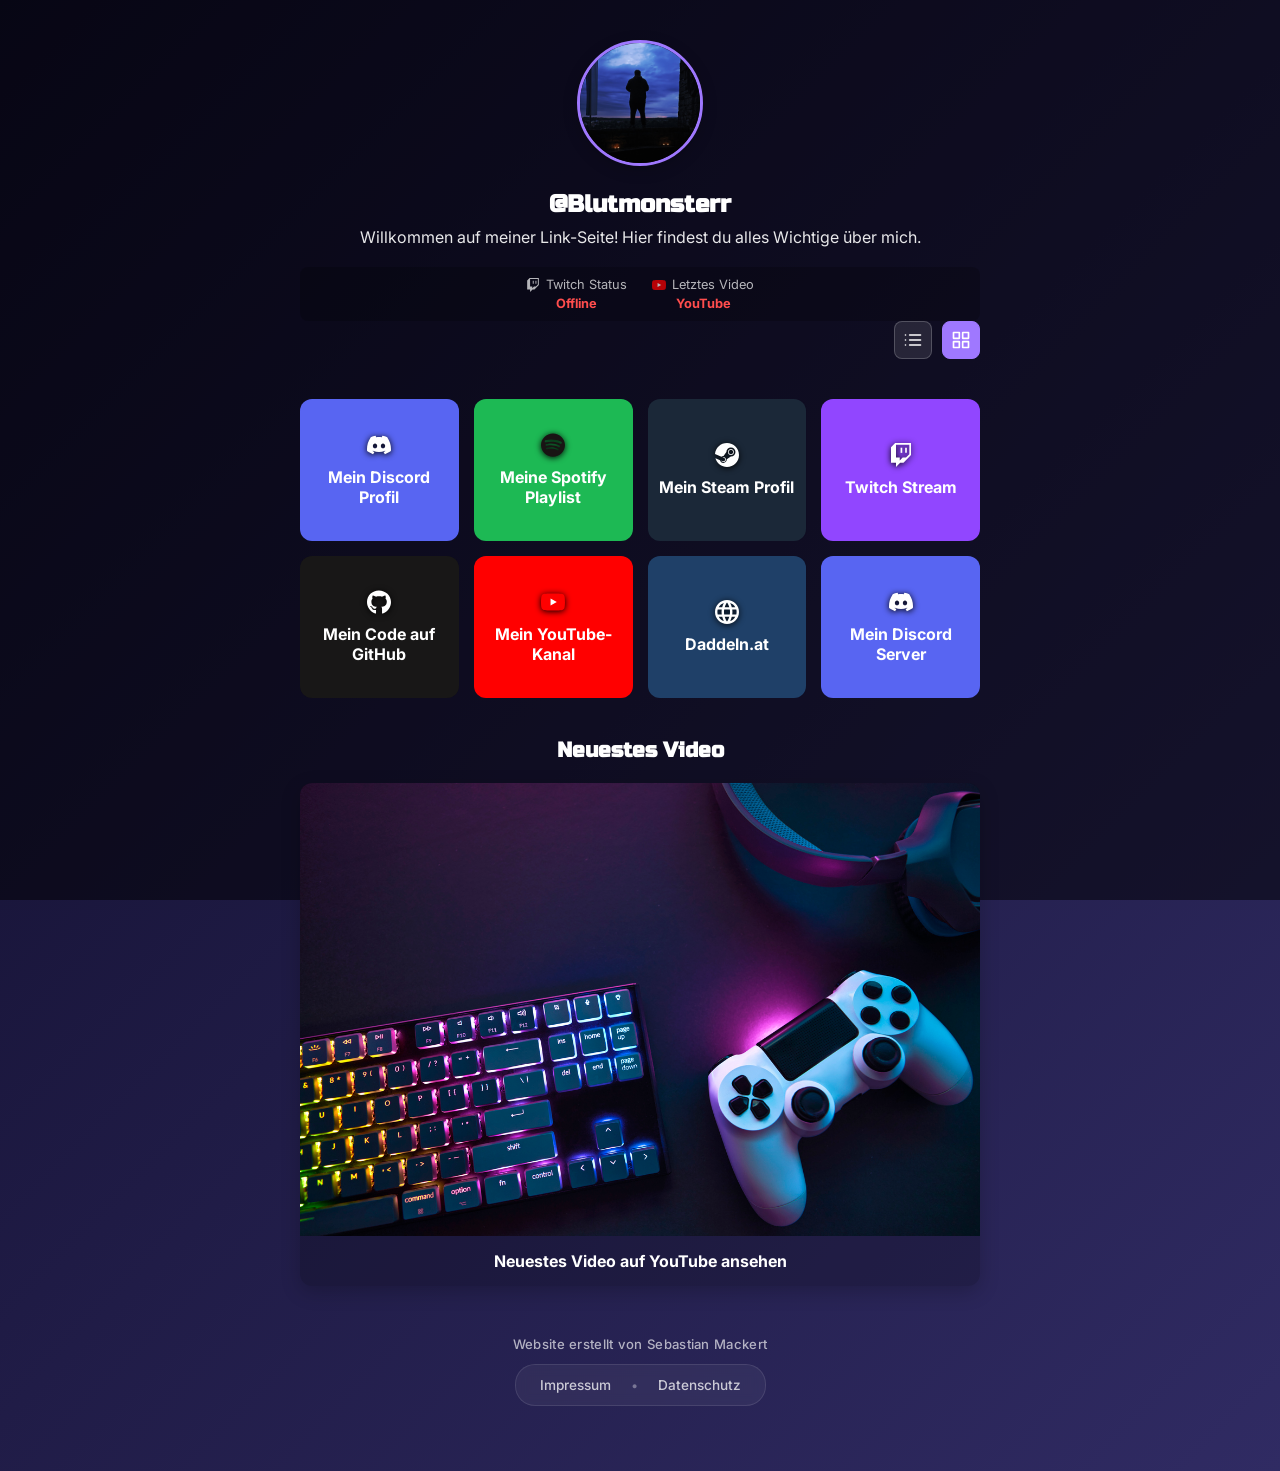
<file: index.html>
<!DOCTYPE html>
<html lang="de">
<head>
    <meta charset="UTF-8">
    <meta name="viewport" content="width=device-width, initial-scale=1.0">
    <meta name="referrer" content="strict-origin-when-cross-origin">
    <meta name="author" content="Sebastian Mackert">
    <link id="favicon" rel="icon" type="image/png" href="">
    <title id="page-title"></title>
    <link rel="stylesheet" href="css/style.css">
    <!-- Optional: Google Fonts für eine schönere Schriftart -->
    <link rel="preconnect" href="https://fonts.googleapis.com">
    <link rel="preconnect" href="https://fonts.gstatic.com" crossorigin>
    <link href="https://fonts.googleapis.com/css2?family=Inter:wght@400;700&family=Russo+One&display=swap" rel="stylesheet">
</head>
<body>

    <div id="background-layer"></div>

    <div class="container">
        
        <!-- ===== PROFIL-BEREICH ===== -->
        <header class="profile">
            <img id="profile-picture" src="images/avatar.png" alt="Profilbild von @Blutmonsterr" class="profile-picture">
            <h1 id="profile-name">@Blutmonsterr</h1>
            <p id="profile-description">Willkommen auf meiner Seite! Hier findet ihr alle wichtigen Links zu meinem Content.</p>

            <!-- ===== STATUS-ANZEIGEN ===== -->
            <div class="status-indicators">
                <div class="status-item" id="twitch-status-container">
                    <span><img src="images/icons/twitch.svg" class="status-icon" alt="Twitch Icon">Twitch Status</span><strong id="twitch-status" class="offline">Offline</strong>
                </div>
                <div class="status-item" id="youtube-status-container">
                    <span><img src="images/icons/youtube.svg" class="status-icon" alt="YouTube Icon">Letztes Video</span><strong id="youtube-status">YouTube</strong>
                </div>
            </div>
        </header>

        <!-- ===== LAYOUT-STEUERUNG ===== -->
        <div class="layout-controls">
            <button id="layout-list-btn" class="layout-btn active" title="Listenansicht">
                <svg xmlns="http://www.w3.org/2000/svg" width="24" height="24" viewBox="0 0 24 24" fill="none" stroke="currentColor" stroke-width="2" stroke-linecap="round" stroke-linejoin="round"><line x1="8" y1="6" x2="21" y2="6"></line><line x1="8" y1="12" x2="21" y2="12"></line><line x1="8" y1="18" x2="21" y2="18"></line><line x1="3" y1="6" x2="3.01" y2="6"></line><line x1="3" y1="12" x2="3.01" y2="12"></line><line x1="3" y1="18" x2="3.01" y2="18"></line></svg>
            </button>
            <button id="layout-grid-btn" class="layout-btn" title="Rasteransicht">
                <svg xmlns="http://www.w3.org/2000/svg" width="24" height="24" viewBox="0 0 24 24" fill="none" stroke="currentColor" stroke-width="2" stroke-linecap="round" stroke-linejoin="round"><rect x="3" y="3" width="7" height="7"></rect><rect x="14" y="3" width="7" height="7"></rect><rect x="14" y="14" width="7" height="7"></rect><rect x="3" y="14" width="7" height="7"></rect></svg>
            </button>
        </div>

        <!-- ===== LINK-BEREICH ===== -->
        <main class="links layout-list"></main>

        <!-- ===== VIDEO-BEREICH ===== -->
        <section class="video-section">
            <h2>Neuestes Video</h2>
            <a id="latest-video-link" href="https://www.youtube.com/@Blutmonsterr" target="_blank" rel="noopener noreferrer" class="video-card">
                <img id="latest-video-thumbnail" src="images/gaming.jpg" alt="Thumbnail des neuesten Videos" class="video-thumbnail">
                <p id="latest-video-title" class="video-title">Neuestes Video auf YouTube ansehen</p>
            </a>
        </section>


        <!-- ===== FOOTER-BEREICH (Rechtliches nach DDG / TMG & DSGVO) ===== -->
        <footer class="footer">
            <p class="footer-credit">Website erstellt von Sebastian Mackert</p>
            <nav class="footer-nav" aria-label="Rechtliche Informationen">
                <a href="impressum.html" class="footer-link" data-legal="impressum">Impressum</a>
                <span class="footer-separator">•</span>
                <a href="datenschutz.html" class="footer-link" data-legal="datenschutz">Datenschutz</a>
            </nav>
        </footer>

    </div>

    <!-- ===== MODAL FÜR IMPRESSUM & DATENSCHUTZ ===== -->
    <div id="legal-modal" class="modal-overlay" aria-hidden="true" role="dialog" aria-modal="true" aria-labelledby="modal-title">
        <div class="modal-content">
            <div class="modal-header">
                <h2 id="modal-title" class="modal-title">Rechtliche Hinweise</h2>
                <button type="button" class="modal-close-btn" id="modal-close-btn" aria-label="Schließen">&times;</button>
            </div>
            <div class="modal-body" id="modal-body">
                <!-- Dynamischer Inhalt (Impressum oder Datenschutz) -->
            </div>
            <div class="modal-footer">
                <a id="modal-standalone-link" href="impressum.html" target="_blank" class="modal-external-link">Auf eigener Seite öffnen ↗</a>
                <button type="button" class="modal-action-btn" id="modal-action-close">Schließen</button>
            </div>
        </div>
    </div>

    <!-- ===== JAVASCRIPT ===== -->
    <script src="js/config.js"></script>
    <script src="js/legal.js"></script>
    <script src="js/app.js"></script>

</body>
</html>
</file>
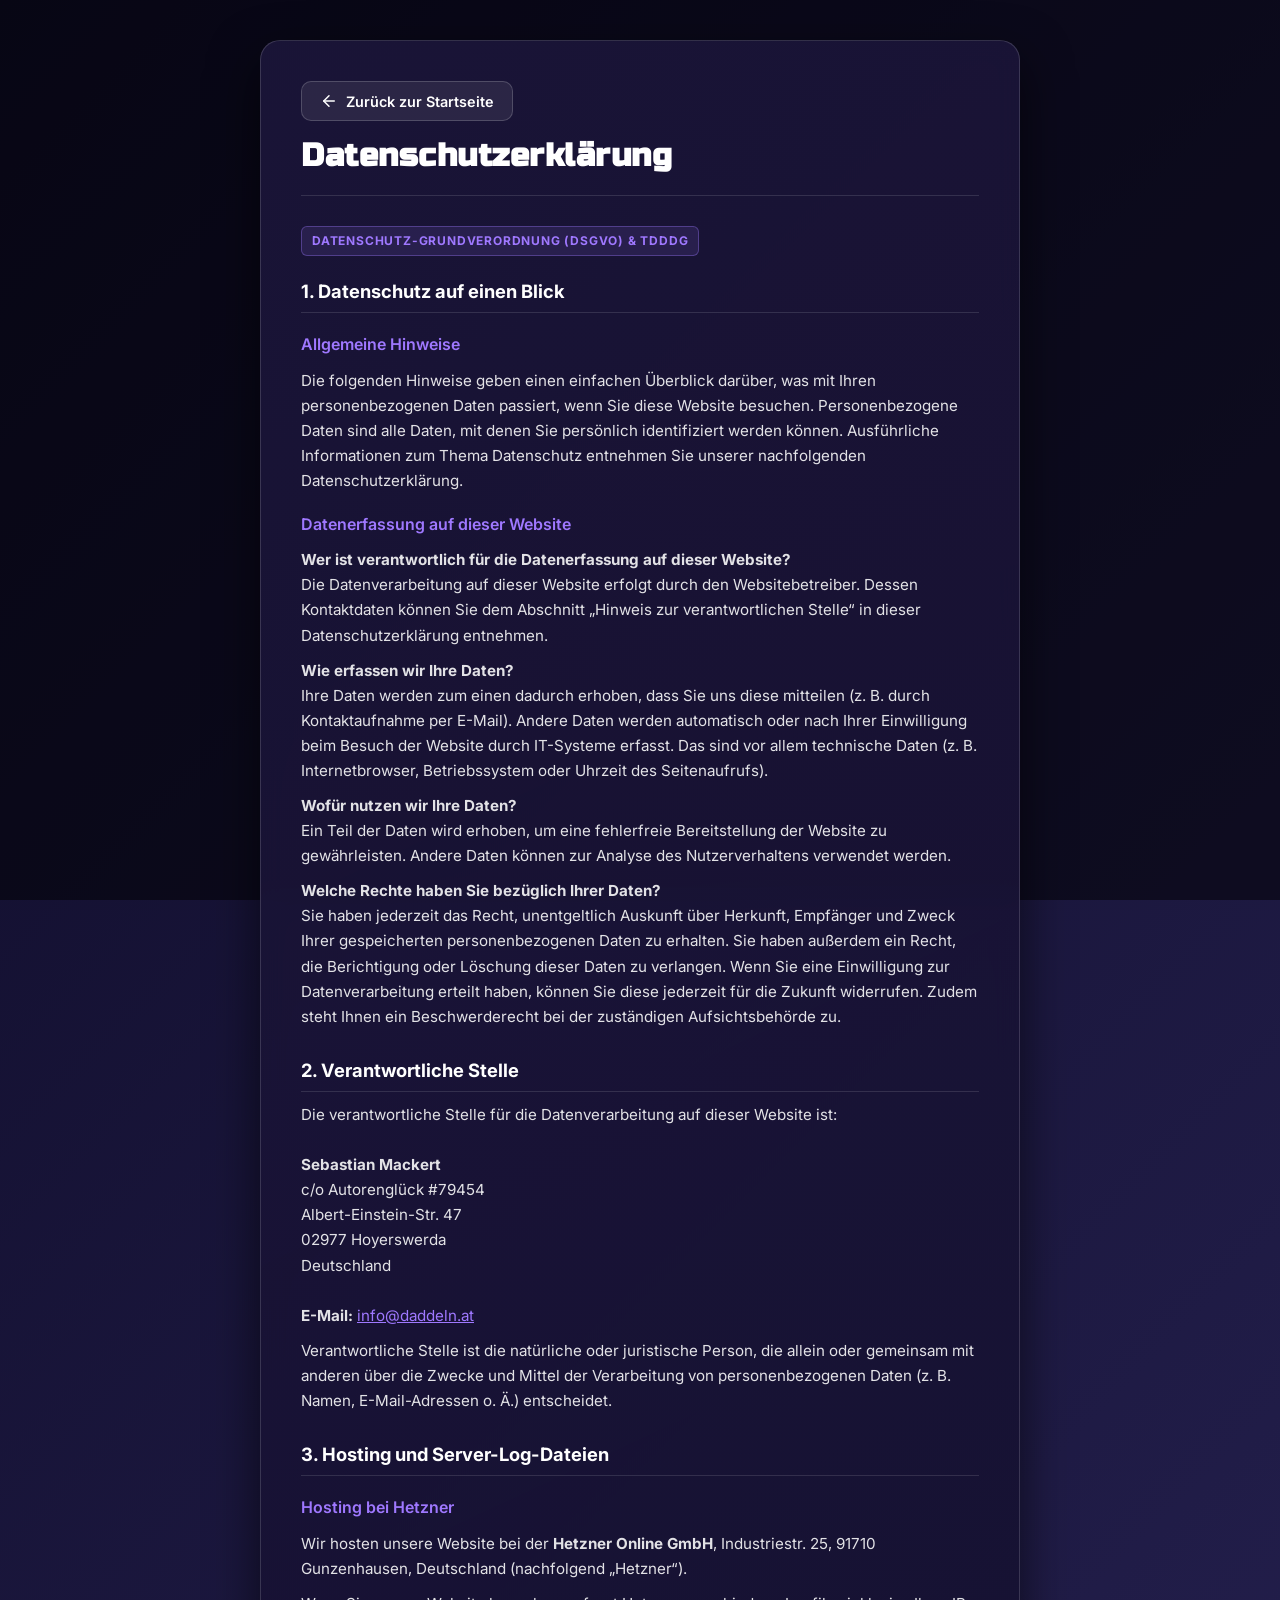
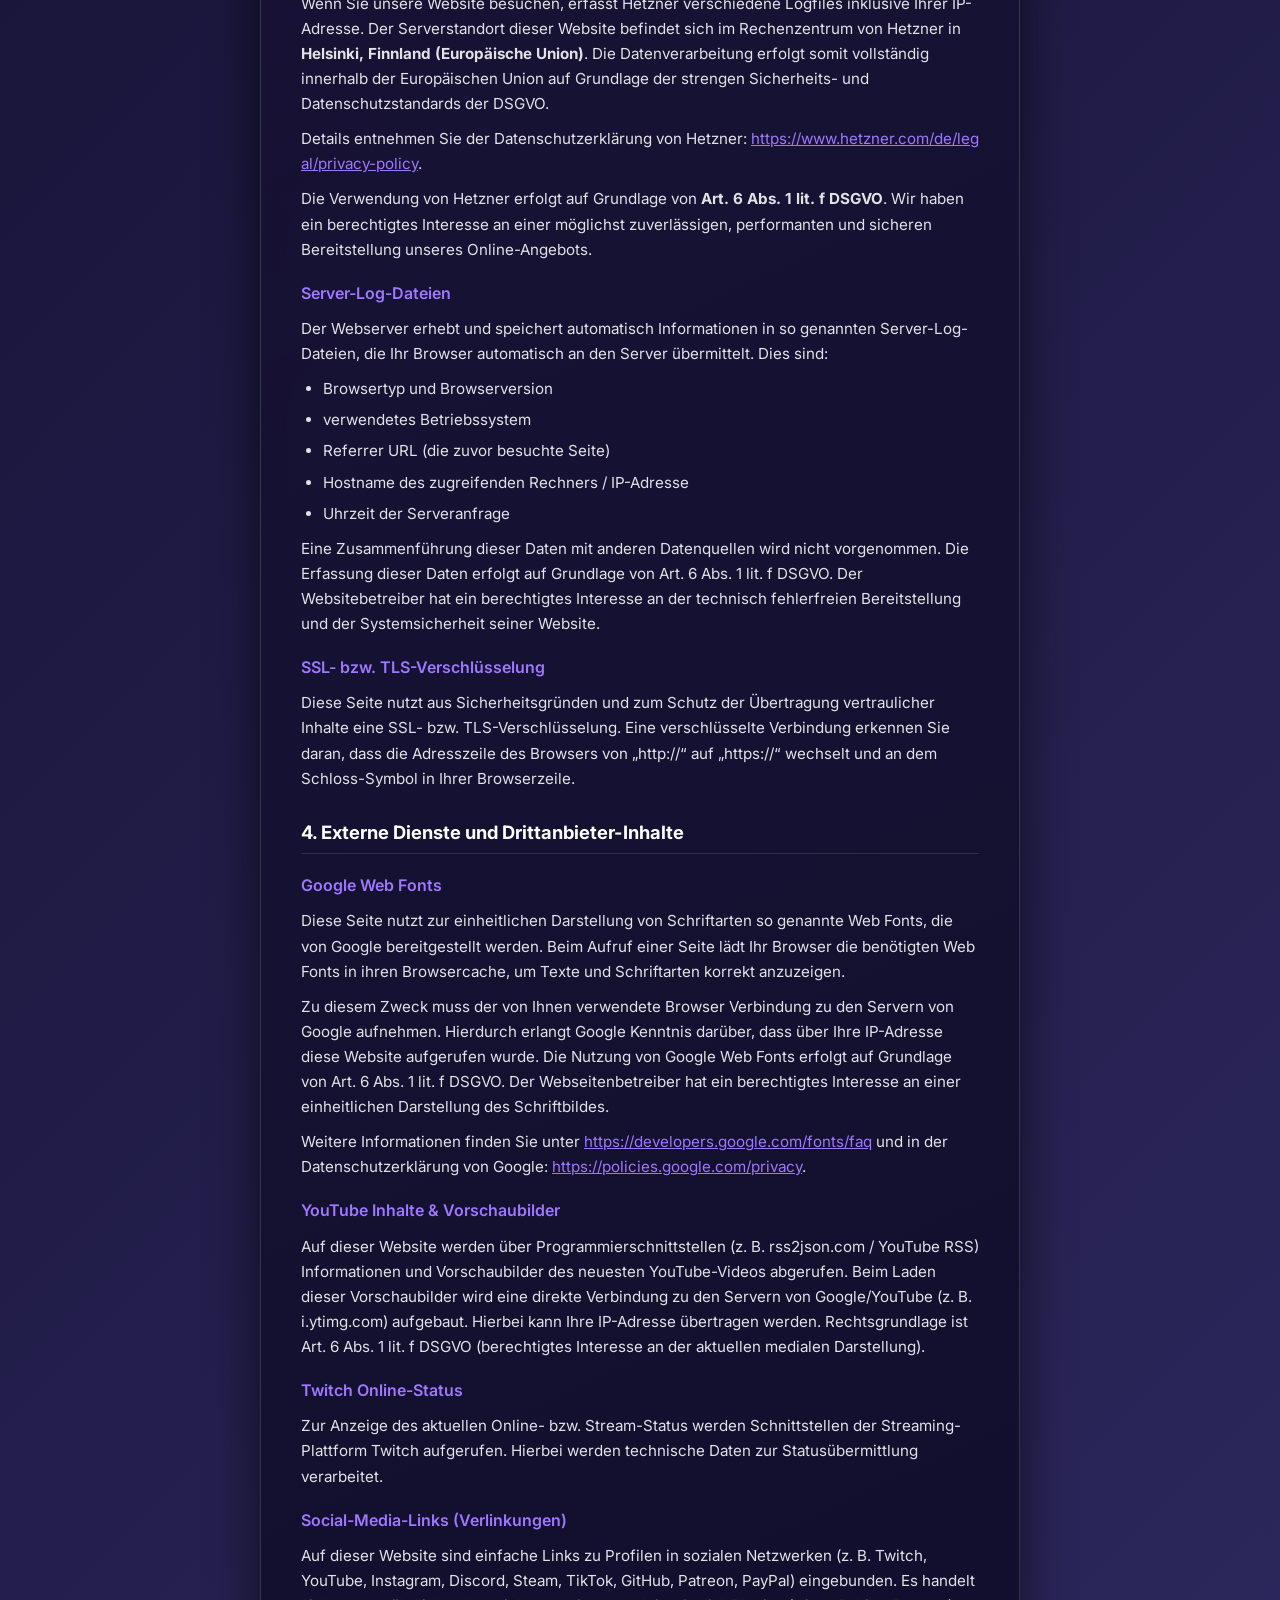
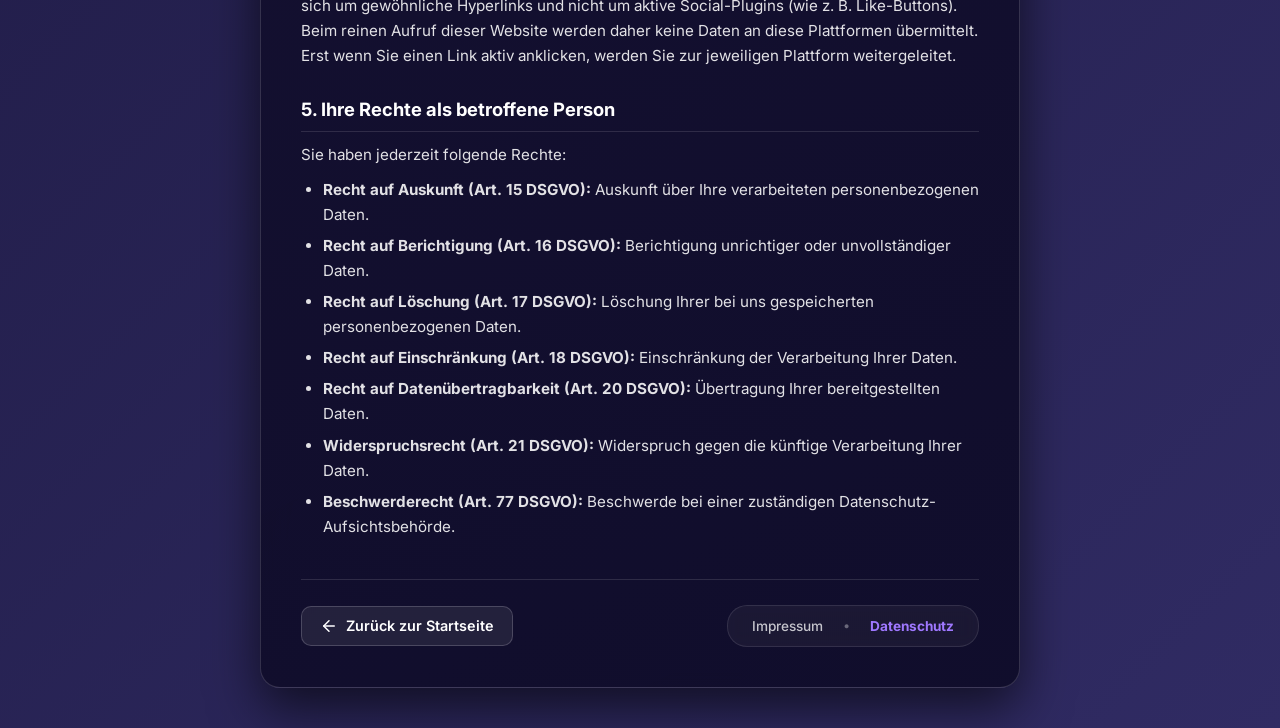
<file: datenschutz.html>
<!DOCTYPE html>
<html lang="de">
<head>
    <meta charset="UTF-8">
    <meta name="viewport" content="width=device-width, initial-scale=1.0">
    <meta name="referrer" content="strict-origin-when-cross-origin">
    <meta name="author" content="Sebastian Mackert">
    <link id="favicon" rel="icon" type="image/png" href="images/icon.ico">
    <title>Datenschutzerklärung | Blutmonsterr</title>
    <link rel="stylesheet" href="css/style.css">
    <link rel="preconnect" href="https://fonts.googleapis.com">
    <link rel="preconnect" href="https://fonts.gstatic.com" crossorigin>
    <link href="https://fonts.googleapis.com/css2?family=Inter:wght@400;700&family=Russo+One&display=swap" rel="stylesheet">
</head>
<body class="legal-body">

    <div id="background-layer"></div>

    <div class="legal-page-container">
        <header class="legal-page-header">
            <a href="index.html" class="legal-back-btn">
                <svg xmlns="http://www.w3.org/2000/svg" width="18" height="18" viewBox="0 0 24 24" fill="none" stroke="currentColor" stroke-width="2" stroke-linecap="round" stroke-linejoin="round"><line x1="19" y1="12" x2="5" y2="12"></line><polyline points="12 19 5 12 12 5"></polyline></svg>
                Zurück zur Startseite
            </a>
            <h1 id="legal-page-title" class="legal-page-title">Datenschutzerklärung</h1>
        </header>

        <main id="legal-page-content" class="legal-page-content">
            <div class="legal-content">
                <div class="legal-badge">Datenschutz-Grundverordnung (DSGVO) & TDDDG</div>

                <h3>1. Datenschutz auf einen Blick</h3>
                <h4>Allgemeine Hinweise</h4>
                <p>
                    Die folgenden Hinweise geben einen einfachen Überblick darüber, was mit Ihren personenbezogenen Daten passiert, 
                    wenn Sie diese Website besuchen. Personenbezogene Daten sind alle Daten, mit denen Sie persönlich identifiziert werden können. 
                    Ausführliche Informationen zum Thema Datenschutz entnehmen Sie unserer nachfolgenden Datenschutzerklärung.
                </p>

                <h4>Datenerfassung auf dieser Website</h4>
                <p>
                    <strong>Wer ist verantwortlich für die Datenerfassung auf dieser Website?</strong><br>
                    Die Datenverarbeitung auf dieser Website erfolgt durch den Websitebetreiber. Dessen Kontaktdaten können Sie dem Abschnitt 
                    „Hinweis zur verantwortlichen Stelle“ in dieser Datenschutzerklärung entnehmen.
                </p>
                <p>
                    <strong>Wie erfassen wir Ihre Daten?</strong><br>
                    Ihre Daten werden zum einen dadurch erhoben, dass Sie uns diese mitteilen (z. B. durch Kontaktaufnahme per E-Mail). 
                    Andere Daten werden automatisch oder nach Ihrer Einwilligung beim Besuch der Website durch IT-Systeme erfasst. 
                    Das sind vor allem technische Daten (z. B. Internetbrowser, Betriebssystem oder Uhrzeit des Seitenaufrufs).
                </p>
                <p>
                    <strong>Wofür nutzen wir Ihre Daten?</strong><br>
                    Ein Teil der Daten wird erhoben, um eine fehlerfreie Bereitstellung der Website zu gewährleisten. 
                    Andere Daten können zur Analyse des Nutzerverhaltens verwendet werden.
                </p>
                <p>
                    <strong>Welche Rechte haben Sie bezüglich Ihrer Daten?</strong><br>
                    Sie haben jederzeit das Recht, unentgeltlich Auskunft über Herkunft, Empfänger und Zweck Ihrer gespeicherten personenbezogenen Daten zu erhalten. 
                    Sie haben außerdem ein Recht, die Berichtigung oder Löschung dieser Daten zu verlangen. Wenn Sie eine Einwilligung zur Datenverarbeitung 
                    erteilt haben, können Sie diese jederzeit für die Zukunft widerrufen. Zudem steht Ihnen ein Beschwerderecht bei der zuständigen Aufsichtsbehörde zu.
                </p>

                <h3>2. Verantwortliche Stelle</h3>
                <p>
                    Die verantwortliche Stelle für die Datenverarbeitung auf dieser Website ist:<br><br>
                    <strong>Sebastian Mackert</strong><br>
                    c/o Autorenglück #79454<br>
                    Albert-Einstein-Str. 47<br>
                    02977 Hoyerswerda<br>
                    Deutschland<br><br>
                    <strong>E-Mail:</strong> <a href="mailto:info@daddeln.at">info@daddeln.at</a>
                </p>
                <p>
                    Verantwortliche Stelle ist die natürliche oder juristische Person, die allein oder gemeinsam mit anderen über die Zwecke und Mittel 
                    der Verarbeitung von personenbezogenen Daten (z. B. Namen, E-Mail-Adressen o. Ä.) entscheidet.
                </p>

                <h3>3. Hosting und Server-Log-Dateien</h3>
                <h4>Hosting bei Hetzner</h4>
                <p>
                    Wir hosten unsere Website bei der <strong>Hetzner Online GmbH</strong>, Industriestr. 25, 91710 Gunzenhausen, Deutschland (nachfolgend „Hetzner“).
                </p>
                <p>
                    Wenn Sie unsere Website besuchen, erfasst Hetzner verschiedene Logfiles inklusive Ihrer IP-Adresse. 
                    Der Serverstandort dieser Website befindet sich im Rechenzentrum von Hetzner in <strong>Helsinki, Finnland (Europäische Union)</strong>. 
                    Die Datenverarbeitung erfolgt somit vollständig innerhalb der Europäischen Union auf Grundlage der strengen Sicherheits- und Datenschutzstandards der DSGVO.
                </p>
                <p>
                    Details entnehmen Sie der Datenschutzerklärung von Hetzner: 
                    <a href="https://www.hetzner.com/de/legal/privacy-policy" target="_blank" rel="noopener noreferrer">https://www.hetzner.com/de/legal/privacy-policy</a>.
                </p>
                <p>
                    Die Verwendung von Hetzner erfolgt auf Grundlage von <strong>Art. 6 Abs. 1 lit. f DSGVO</strong>. Wir haben ein berechtigtes Interesse an einer 
                    möglichst zuverlässigen, performanten und sicheren Bereitstellung unseres Online-Angebots.
                </p>

                <h4>Server-Log-Dateien</h4>
                <p>
                    Der Webserver erhebt und speichert automatisch Informationen in so genannten Server-Log-Dateien, 
                    die Ihr Browser automatisch an den Server übermittelt. Dies sind:
                </p>
                <ul>
                    <li>Browsertyp und Browserversion</li>
                    <li>verwendetes Betriebssystem</li>
                    <li>Referrer URL (die zuvor besuchte Seite)</li>
                    <li>Hostname des zugreifenden Rechners / IP-Adresse</li>
                    <li>Uhrzeit der Serveranfrage</li>
                </ul>
                <p>
                    Eine Zusammenführung dieser Daten mit anderen Datenquellen wird nicht vorgenommen. Die Erfassung dieser Daten erfolgt 
                    auf Grundlage von Art. 6 Abs. 1 lit. f DSGVO. Der Websitebetreiber hat ein berechtigtes Interesse an der technisch fehlerfreien 
                    Bereitstellung und der Systemsicherheit seiner Website.
                </p>

                <h4>SSL- bzw. TLS-Verschlüsselung</h4>
                <p>
                    Diese Seite nutzt aus Sicherheitsgründen und zum Schutz der Übertragung vertraulicher Inhalte eine SSL- bzw. TLS-Verschlüsselung. 
                    Eine verschlüsselte Verbindung erkennen Sie daran, dass die Adresszeile des Browsers von „http://“ auf „https://“ wechselt 
                    und an dem Schloss-Symbol in Ihrer Browserzeile.
                </p>

                <h3>4. Externe Dienste und Drittanbieter-Inhalte</h3>
                <h4>Google Web Fonts</h4>
                <p>
                    Diese Seite nutzt zur einheitlichen Darstellung von Schriftarten so genannte Web Fonts, die von Google bereitgestellt werden. 
                    Beim Aufruf einer Seite lädt Ihr Browser die benötigten Web Fonts in ihren Browsercache, um Texte und Schriftarten korrekt anzuzeigen.
                </p>
                <p>
                    Zu diesem Zweck muss der von Ihnen verwendete Browser Verbindung zu den Servern von Google aufnehmen. Hierdurch erlangt Google Kenntnis darüber, 
                    dass über Ihre IP-Adresse diese Website aufgerufen wurde. Die Nutzung von Google Web Fonts erfolgt auf Grundlage von Art. 6 Abs. 1 lit. f DSGVO. 
                    Der Webseitenbetreiber hat ein berechtigtes Interesse an einer einheitlichen Darstellung des Schriftbildes.
                </p>
                <p>
                    Weitere Informationen finden Sie unter <a href="https://developers.google.com/fonts/faq" target="_blank" rel="noopener noreferrer">https://developers.google.com/fonts/faq</a> 
                    und in der Datenschutzerklärung von Google: <a href="https://policies.google.com/privacy" target="_blank" rel="noopener noreferrer">https://policies.google.com/privacy</a>.
                </p>

                <h4>YouTube Inhalte & Vorschaubilder</h4>
                <p>
                    Auf dieser Website werden über Programmierschnittstellen (z. B. rss2json.com / YouTube RSS) Informationen und Vorschaubilder des neuesten 
                    YouTube-Videos abgerufen. Beim Laden dieser Vorschaubilder wird eine direkte Verbindung zu den Servern von Google/YouTube 
                    (z. B. i.ytimg.com) aufgebaut. Hierbei kann Ihre IP-Adresse übertragen werden. Rechtsgrundlage ist Art. 6 Abs. 1 lit. f DSGVO 
                    (berechtigtes Interesse an der aktuellen medialen Darstellung).
                </p>

                <h4>Twitch Online-Status</h4>
                <p>
                    Zur Anzeige des aktuellen Online- bzw. Stream-Status werden Schnittstellen der Streaming-Plattform Twitch aufgerufen. 
                    Hierbei werden technische Daten zur Statusübermittlung verarbeitet.
                </p>

                <h4>Social-Media-Links (Verlinkungen)</h4>
                <p>
                    Auf dieser Website sind einfache Links zu Profilen in sozialen Netzwerken (z. B. Twitch, YouTube, Instagram, Discord, Steam, TikTok, GitHub, Patreon, PayPal) 
                    eingebunden. Es handelt sich um gewöhnliche Hyperlinks und nicht um aktive Social-Plugins (wie z. B. Like-Buttons). 
                    Beim reinen Aufruf dieser Website werden daher keine Daten an diese Plattformen übermittelt. Erst wenn Sie einen Link aktiv anklicken, 
                    werden Sie zur jeweiligen Plattform weitergeleitet.
                </p>

                <h3>5. Ihre Rechte als betroffene Person</h3>
                <p>
                    Sie haben jederzeit folgende Rechte:
                </p>
                <ul>
                    <li><strong>Recht auf Auskunft (Art. 15 DSGVO):</strong> Auskunft über Ihre verarbeiteten personenbezogenen Daten.</li>
                    <li><strong>Recht auf Berichtigung (Art. 16 DSGVO):</strong> Berichtigung unrichtiger oder unvollständiger Daten.</li>
                    <li><strong>Recht auf Löschung (Art. 17 DSGVO):</strong> Löschung Ihrer bei uns gespeicherten personenbezogenen Daten.</li>
                    <li><strong>Recht auf Einschränkung (Art. 18 DSGVO):</strong> Einschränkung der Verarbeitung Ihrer Daten.</li>
                    <li><strong>Recht auf Datenübertragbarkeit (Art. 20 DSGVO):</strong> Übertragung Ihrer bereitgestellten Daten.</li>
                    <li><strong>Widerspruchsrecht (Art. 21 DSGVO):</strong> Widerspruch gegen die künftige Verarbeitung Ihrer Daten.</li>
                    <li><strong>Beschwerderecht (Art. 77 DSGVO):</strong> Beschwerde bei einer zuständigen Datenschutz-Aufsichtsbehörde.</li>
                </ul>
            </div>
        </main>

        <footer class="legal-page-footer">
            <a href="index.html" class="legal-back-btn">
                <svg xmlns="http://www.w3.org/2000/svg" width="18" height="18" viewBox="0 0 24 24" fill="none" stroke="currentColor" stroke-width="2" stroke-linecap="round" stroke-linejoin="round"><line x1="19" y1="12" x2="5" y2="12"></line><polyline points="12 19 5 12 12 5"></polyline></svg>
                Zurück zur Startseite
            </a>
            <nav class="footer-nav" aria-label="Rechtliche Navigation">
                <a href="impressum.html" class="footer-link">Impressum</a>
                <span class="footer-separator">•</span>
                <a href="datenschutz.html" class="footer-link active">Datenschutz</a>
            </nav>
        </footer>
    </div>

    <!-- JAVASCRIPT -->
    <script src="js/config.js"></script>
    <script src="js/legal.js"></script>
    <script>
        document.addEventListener("DOMContentLoaded", function() {
            if (typeof renderLegalPage === 'function') {
                renderLegalPage('datenschutz');
            }
        });
    </script>
</body>
</html>
</file>
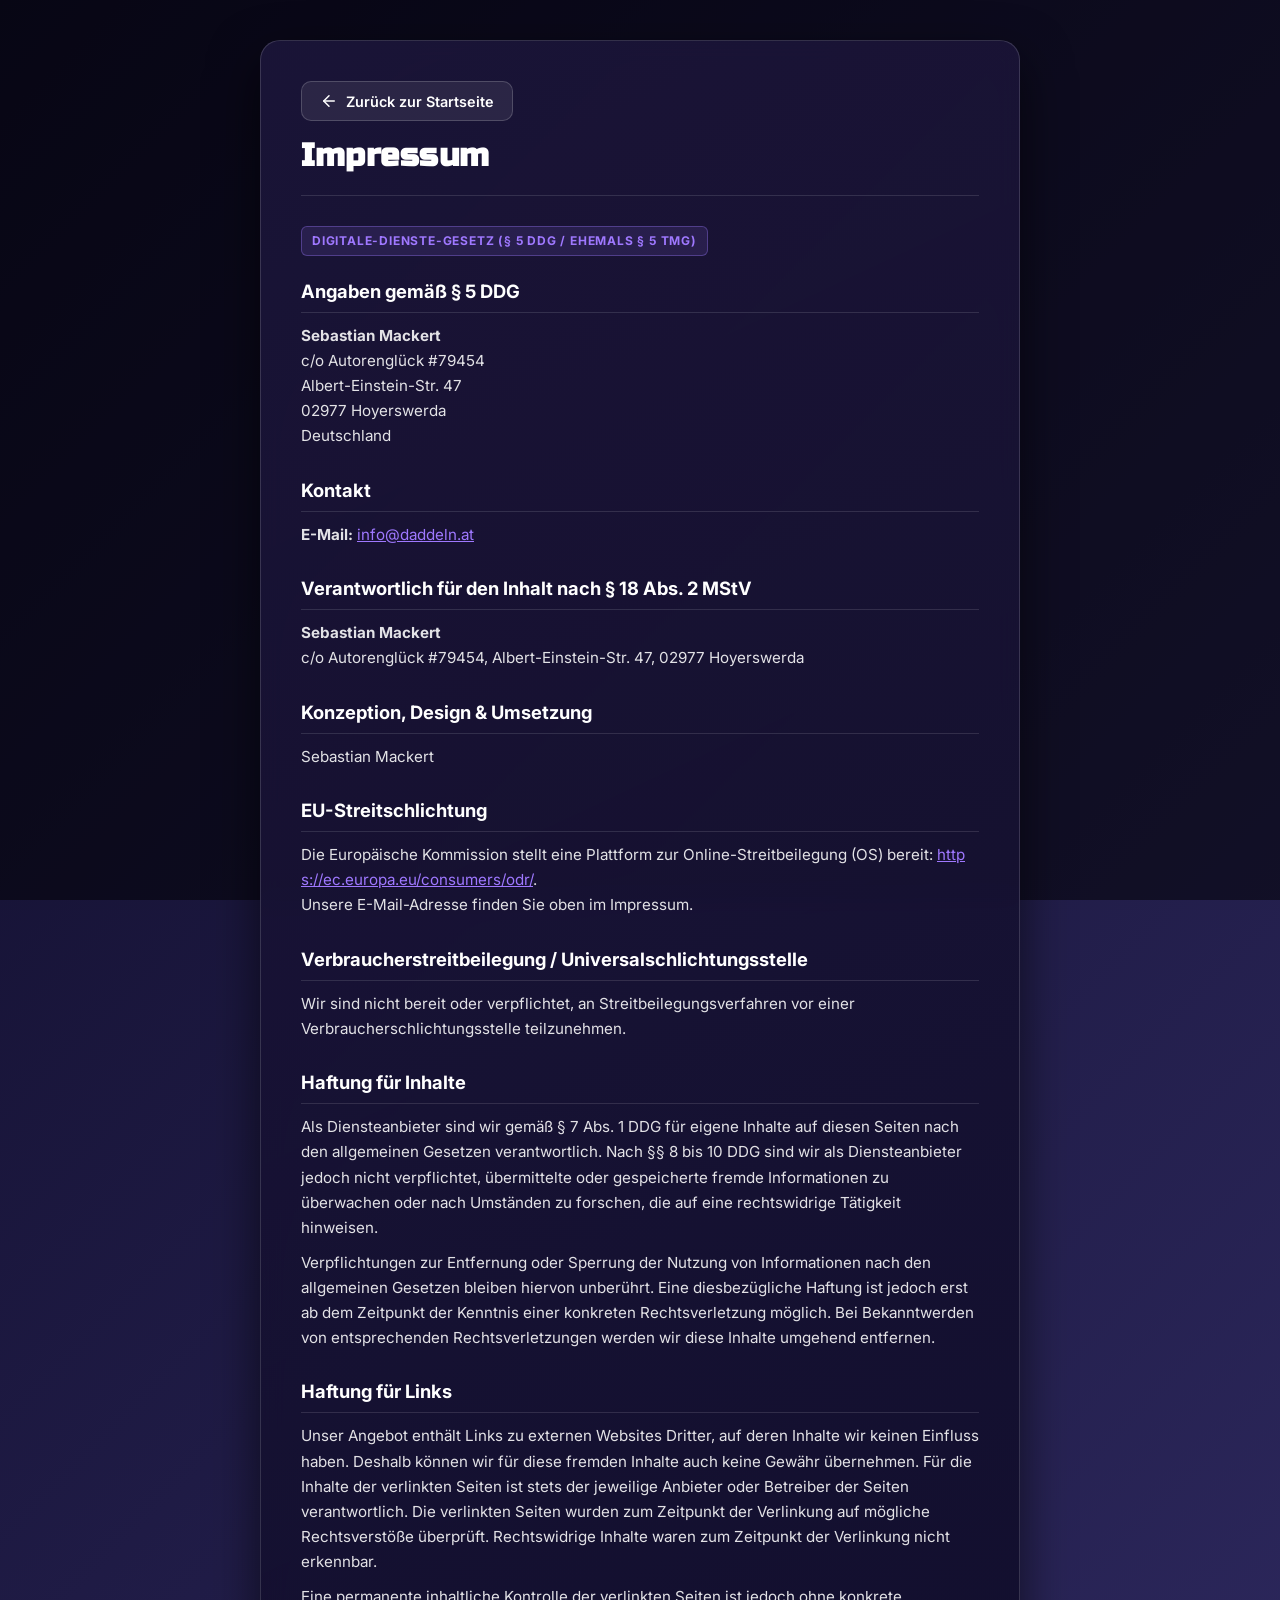
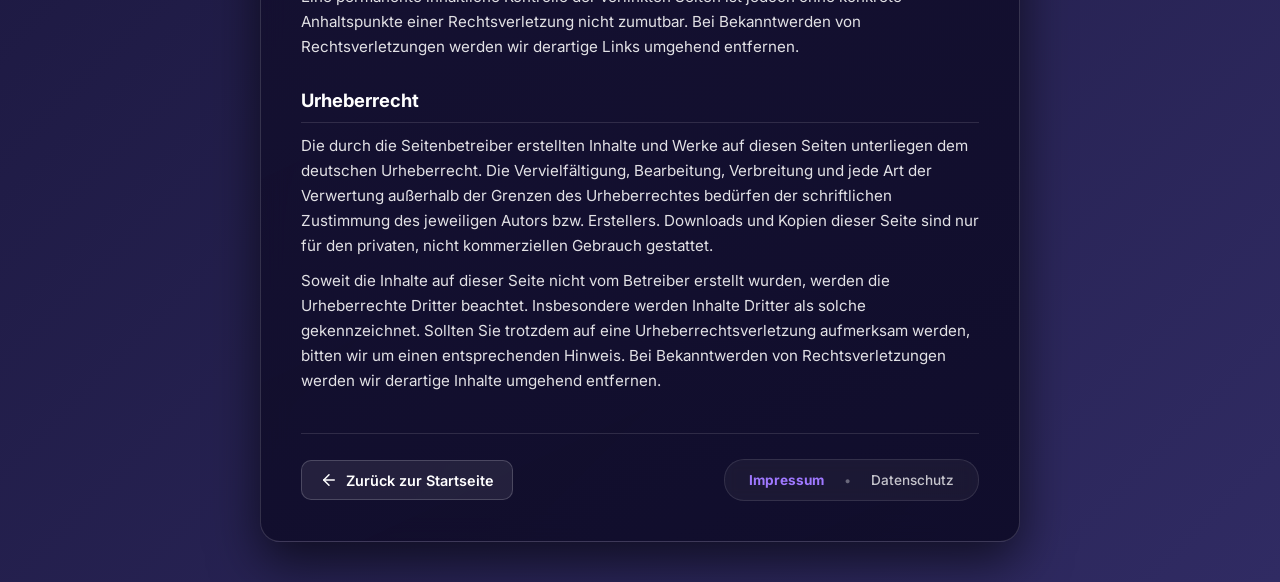
<file: impressum.html>
<!DOCTYPE html>
<html lang="de">
<head>
    <meta charset="UTF-8">
    <meta name="viewport" content="width=device-width, initial-scale=1.0">
    <meta name="referrer" content="strict-origin-when-cross-origin">
    <meta name="author" content="Sebastian Mackert">
    <link id="favicon" rel="icon" type="image/png" href="images/icon.ico">
    <title>Impressum | Blutmonsterr</title>
    <link rel="stylesheet" href="css/style.css">
    <link rel="preconnect" href="https://fonts.googleapis.com">
    <link rel="preconnect" href="https://fonts.gstatic.com" crossorigin>
    <link href="https://fonts.googleapis.com/css2?family=Inter:wght@400;700&family=Russo+One&display=swap" rel="stylesheet">
</head>
<body class="legal-body">

    <div id="background-layer"></div>

    <div class="legal-page-container">
        <header class="legal-page-header">
            <a href="index.html" class="legal-back-btn">
                <svg xmlns="http://www.w3.org/2000/svg" width="18" height="18" viewBox="0 0 24 24" fill="none" stroke="currentColor" stroke-width="2" stroke-linecap="round" stroke-linejoin="round"><line x1="19" y1="12" x2="5" y2="12"></line><polyline points="12 19 5 12 12 5"></polyline></svg>
                Zurück zur Startseite
            </a>
            <h1 id="legal-page-title" class="legal-page-title">Impressum</h1>
        </header>

        <main id="legal-page-content" class="legal-page-content">
            <div class="legal-content">
                <div class="legal-badge">Digitale-Dienste-Gesetz (§ 5 DDG / ehemals § 5 TMG)</div>

                <h3>Angaben gemäß § 5 DDG</h3>
                <p>
                    <strong>Sebastian Mackert</strong><br>
                    c/o Autorenglück #79454<br>
                    Albert-Einstein-Str. 47<br>
                    02977 Hoyerswerda<br>
                    Deutschland
                </p>

                <h3>Kontakt</h3>
                <p>
                    <strong>E-Mail:</strong> <a href="mailto:info@daddeln.at">info@daddeln.at</a>
                </p>

                <h3>Verantwortlich für den Inhalt nach § 18 Abs. 2 MStV</h3>
                <p>
                    <strong>Sebastian Mackert</strong><br>
                    c/o Autorenglück #79454, Albert-Einstein-Str. 47, 02977 Hoyerswerda
                </p>

                <h3>Konzeption, Design & Umsetzung</h3>
                <p>
                    Sebastian Mackert
                </p>

                <h3>EU-Streitschlichtung</h3>
                <p>
                    Die Europäische Kommission stellt eine Plattform zur Online-Streitbeilegung (OS) bereit: 
                    <a href="https://ec.europa.eu/consumers/odr/" target="_blank" rel="noopener noreferrer">https://ec.europa.eu/consumers/odr/</a>.<br>
                    Unsere E-Mail-Adresse finden Sie oben im Impressum.
                </p>

                <h3>Verbraucherstreitbeilegung / Universalschlichtungsstelle</h3>
                <p>
                    Wir sind nicht bereit oder verpflichtet, an Streitbeilegungsverfahren vor einer Verbraucherschlichtungsstelle teilzunehmen.
                </p>

                <h3>Haftung für Inhalte</h3>
                <p>
                    Als Diensteanbieter sind wir gemäß § 7 Abs. 1 DDG für eigene Inhalte auf diesen Seiten nach den allgemeinen Gesetzen verantwortlich. 
                    Nach §§ 8 bis 10 DDG sind wir als Diensteanbieter jedoch nicht verpflichtet, übermittelte oder gespeicherte fremde Informationen zu überwachen 
                    oder nach Umständen zu forschen, die auf eine rechtswidrige Tätigkeit hinweisen.
                </p>
                <p>
                    Verpflichtungen zur Entfernung oder Sperrung der Nutzung von Informationen nach den allgemeinen Gesetzen bleiben hiervon unberührt. 
                    Eine diesbezügliche Haftung ist jedoch erst ab dem Zeitpunkt der Kenntnis einer konkreten Rechtsverletzung möglich. Bei Bekanntwerden 
                    von entsprechenden Rechtsverletzungen werden wir diese Inhalte umgehend entfernen.
                </p>

                <h3>Haftung für Links</h3>
                <p>
                    Unser Angebot enthält Links zu externen Websites Dritter, auf deren Inhalte wir keinen Einfluss haben. Deshalb können wir für diese 
                    fremden Inhalte auch keine Gewähr übernehmen. Für die Inhalte der verlinkten Seiten ist stets der jeweilige Anbieter oder Betreiber 
                    der Seiten verantwortlich. Die verlinkten Seiten wurden zum Zeitpunkt der Verlinkung auf mögliche Rechtsverstöße überprüft. 
                    Rechtswidrige Inhalte waren zum Zeitpunkt der Verlinkung nicht erkennbar.
                </p>
                <p>
                    Eine permanente inhaltliche Kontrolle der verlinkten Seiten ist jedoch ohne konkrete Anhaltspunkte einer Rechtsverletzung nicht zumutbar. 
                    Bei Bekanntwerden von Rechtsverletzungen werden wir derartige Links umgehend entfernen.
                </p>

                <h3>Urheberrecht</h3>
                <p>
                    Die durch die Seitenbetreiber erstellten Inhalte und Werke auf diesen Seiten unterliegen dem deutschen Urheberrecht. 
                    Die Vervielfältigung, Bearbeitung, Verbreitung und jede Art der Verwertung außerhalb der Grenzen des Urheberrechtes bedürfen 
                    der schriftlichen Zustimmung des jeweiligen Autors bzw. Erstellers. Downloads und Kopien dieser Seite sind nur für den privaten, 
                    nicht kommerziellen Gebrauch gestattet.
                </p>
                <p>
                    Soweit die Inhalte auf dieser Seite nicht vom Betreiber erstellt wurden, werden die Urheberrechte Dritter beachtet. 
                    Insbesondere werden Inhalte Dritter als solche gekennzeichnet. Sollten Sie trotzdem auf eine Urheberrechtsverletzung aufmerksam werden, 
                    bitten wir um einen entsprechenden Hinweis. Bei Bekanntwerden von Rechtsverletzungen werden wir derartige Inhalte umgehend entfernen.
                </p>
            </div>
        </main>

        <footer class="legal-page-footer">
            <a href="index.html" class="legal-back-btn">
                <svg xmlns="http://www.w3.org/2000/svg" width="18" height="18" viewBox="0 0 24 24" fill="none" stroke="currentColor" stroke-width="2" stroke-linecap="round" stroke-linejoin="round"><line x1="19" y1="12" x2="5" y2="12"></line><polyline points="12 19 5 12 12 5"></polyline></svg>
                Zurück zur Startseite
            </a>
            <nav class="footer-nav" aria-label="Rechtliche Navigation">
                <a href="impressum.html" class="footer-link active">Impressum</a>
                <span class="footer-separator">•</span>
                <a href="datenschutz.html" class="footer-link">Datenschutz</a>
            </nav>
        </footer>
    </div>

    <!-- JAVASCRIPT -->
    <script src="js/config.js"></script>
    <script src="js/legal.js"></script>
    <script>
        document.addEventListener("DOMContentLoaded", function() {
            if (typeof renderLegalPage === 'function') {
                renderLegalPage('impressum');
            }
        });
    </script>
</body>
</html>
</file>
<file: css/style.css>
:root {
    --primary-color: #ffffff;
    --accent-color: #9f78ff;
    --background-color-start: #0f0c29;
    --background-color-end: #302b63;
    --background-color-dark: #24243e;
}

body {
    margin: 0;
    font-family: 'Inter', -apple-system, BlinkMacSystemFont, "Segoe UI", Roboto, Helvetica, Arial, sans-serif;
    color: var(--primary-color);
    background-attachment: fixed;
    display: flex;
    justify-content: center;
    align-items: flex-start;
    min-height: 100vh;
    padding: 40px 20px;
    box-sizing: border-box;
}

#background-layer {
    position: fixed;
    top: 0;
    left: 0;
    width: 100%;
    height: 100%;
    z-index: -2;
    overflow: hidden;
}

.bg-image {
    background-size: cover;
    background-position: center;
    background-repeat: no-repeat;
}

.bg-video {
    width: 100%;
    height: 100%;
    object-fit: cover;
}

/* Overlay für bessere Lesbarkeit bei Bild/Video-Hintergründen */
#background-layer::after {
    content: '';
    position: absolute;
    top: 0;
    left: 0;
    width: 100%;
    height: 100%;
    background-color: rgba(0, 0, 0, 0.5);
    z-index: -1;
}

.container {
    width: 100%;
    max-width: 680px;
    text-align: center;
    margin: 0 auto;
}

.profile-picture {
    width: 120px;
    height: 120px;
    border-radius: 50%;
    object-fit: cover;
    border: 3px solid var(--accent-color);
    box-shadow: 0 4px 15px rgba(0, 0, 0, 0.2);
}

.profile h1 {
    margin-top: 20px;
    font-family: 'Russo One', sans-serif;
    margin-bottom: 8px;
    font-size: 1.5rem;
}

.profile p {
    margin-top: 0;
    font-size: 1rem;
    opacity: 0.9;
}

.status-indicators {
    display: flex;
    justify-content: center;
    gap: 25px;
    margin-top: 20px;
    background-color: rgba(0, 0, 0, 0.2);
    padding: 10px;
    border-radius: 8px;
}

.status-item {
    display: flex;
    flex-direction: column;
    align-items: center;
    font-size: 0.8rem;
}

.status-item span {
    display: flex;
    align-items: center;
    justify-content: center;
    opacity: 0.7;
    margin-bottom: 4px;
}

.status-icon {
    width: 14px;
    height: 14px;
    margin-right: 6px;
}

/* Spezieller Stil für den LIVE-Status */
#twitch-status.live {
    color: #23d160; /* Grün */
    font-weight: bold;
    animation: pulse 1.5s infinite;
}

/* Spezieller Stil für den OFFLINE-Status */
#twitch-status.offline {
    color: #ff4d4d; /* Rot */
}

#youtube-status {
    color: #ff4d4d; /* YouTube Rot */
}

.layout-controls {
    display: flex;
    justify-content: flex-end;
    margin-bottom: 20px;
    gap: 10px;
}

.layout-btn {
    background-color: rgba(255, 255, 255, 0.1);
    border: 1px solid rgba(255, 255, 255, 0.2);
    color: var(--primary-color);
    padding: 8px;
    border-radius: 8px;
    cursor: pointer;
    transition: background-color 0.3s ease;
    display: flex;
    align-items: center;
    justify-content: center;
}

.layout-btn:hover {
    background-color: rgba(255, 255, 255, 0.2);
}

.layout-btn.active {
    background-color: var(--accent-color);
    color: var(--primary-color);
    border-color: var(--accent-color);
}

.layout-btn svg {
    width: 20px;
    height: 20px;
}

.links {
    margin-top: 40px;
}

.links.layout-list {
    display: flex;
    flex-direction: column;
    gap: 20px;
}

.link-button {
    display: flex;
    align-items: center;
    justify-content: center;
    background-color: rgba(255, 255, 255, 0.1);
    color: var(--primary-color);
    text-decoration: none;
    padding: 18px 25px;
    border-radius: 12px;
    font-weight: 700;
    font-size: 1rem;
    border: 1px solid var(--primary-color);
    transition: all 0.3s ease;
    backdrop-filter: blur(5px);
    -webkit-backdrop-filter: blur(5px);

    /* Animationseigenschaften */
    opacity: 0; /* Startet unsichtbar */
    transform: translateY(20px); /* Startet 20px weiter unten */
    animation: fadeInUp 0.5s ease-out forwards;
}

.link-icon {
    width: 24px;
    height: 24px;
    margin-right: 12px;
    /* Fügt einen dezenten Schatten hinzu, der wie ein Umriss wirkt, um das Icon vom Hintergrund abzuheben */
    filter: drop-shadow(0px 1px 3px rgba(0, 0, 0, 1));
}

.link-button:hover {
    background-color: var(--primary-color);
    color: var(--background-color-start);
    transform: scale(1.03);
    box-shadow: 0 6px 20px rgba(0, 0, 0, 0.15);
    filter: brightness(90%); /* Verdunkelt den Button bei Hover leicht */
}

/* ===== SPEZIFISCHE BUTTON-FARBEN ===== */

/* YouTube */
.link-button[data-service="youtube"] {
    background-color: #ff0000;
    color: var(--primary-color);
    border-color: transparent;
}

/* Twitch */
.link-button[data-service="twitch"] {
    background-color: #9146ff;
    color: var(--primary-color);
    border-color: transparent;
}

/* Instagram */
.link-button[data-service="instagram"] {
    background: radial-gradient(circle at 30% 107%, #fdf497 0%, #fdf497 5%, #fd5949 45%, #d6249f 60%, #285AEB 90%);
    border-color: transparent;
}

/* Discord */
.link-button[data-service="discord"] {
    background-color: #5865f2;
    color: var(--primary-color);
    border-color: transparent;
}

/* Steam */
.link-button[data-service="steam"] {
    background-color: #1b2838;
    color: var(--primary-color);
    border-color: transparent;
}

/* Website / Homepage */
.link-button[data-service="website"],
.link-button[data-service="generic-website"],
.link-button[data-service="generic-homepage"] {
    background-color: #1f4068;
    color: var(--primary-color);
    border-color: transparent;
}

/* X (Twitter) */
.link-button[data-service="x"] {
    background-color: #000000;
    color: var(--primary-color);
    border-color: transparent;
}

/* TikTok */
.link-button[data-service="tiktok"] {
    background-color: #000000;
    color: var(--primary-color);
    border-color: transparent;
}

/* GitHub */
.link-button[data-service="github"] {
    background-color: #181717;
    color: var(--primary-color);
    border-color: transparent;
}

/* Patreon */
.link-button[data-service="patreon"] {
    background-color: #F96854;
    color: var(--primary-color);
    border-color: transparent;
}

/* PayPal */
.link-button[data-service="paypal"] {
    background-color: #0079C1;
    color: var(--primary-color);
    border-color: transparent;
}
/* Facebook */
.link-button[data-service="facebook"] {
    background-color: #1877F2;
    color: var(--primary-color);
    border-color: transparent;
}

/* LinkedIn */
.link-button[data-service="linkedin"] {
    background-color: #0A66C2;
    color: var(--primary-color);
    border-color: transparent;
}

/* Reddit */
.link-button[data-service="reddit"] {
    background-color: #FF4500;
    color: var(--primary-color);
    border-color: transparent;
}

/* Snapchat */
.link-button[data-service="snapchat"] {
    background-color: #FFFC00;
    color: #000000;
    border-color: transparent;
}

/* Spotify */
.link-button[data-service="spotify"] {
    background-color: #1DB954;
    color: var(--primary-color);
    border-color: transparent;
}

/* Telegram */
.link-button[data-service="telegram"] {
    background-color: #26A5E4;
    color: var(--primary-color);
    border-color: transparent;
}

/* Threads */
.link-button[data-service="threads"] {
    background-color: #000000;
    color: var(--primary-color);
    border-color: transparent;
}

/* WhatsApp */
.link-button[data-service="whatsapp"] {
    background-color: #25D366;
    color: var(--primary-color);
    border-color: transparent;
}

/* Amazon */
.link-button[data-service="amazon"] {
    background-color: #FF9900;
    color: #000000;
    border-color: transparent;
}

/* Email */
.link-button[data-service="email"] {
    background-color: #c71610;
    color: var(--primary-color);
    border-color: transparent;
}

/* Buy Me A Coffee */
.link-button[data-service="buy-me-a-coffee"] {
    background-color: #FFDD00;
    color: #000000;
    border-color: transparent;
}

/* Ko-fi */
.link-button[data-service="ko-fi"] {
    background-color: #1DA1F2;
    color: var(--primary-color);
    border-color: transparent;
}

/* Amazon Music */
.link-button[data-service="amazon-music"] {
    background-color: #00A1C9;
    color: var(--primary-color);
    border-color: transparent;
}

/* Apple Music */
.link-button[data-service="apple-music"] {
    background-color: #FA233B;
    color: var(--primary-color);
    border-color: transparent;
}

/* Apple Podcasts */
.link-button[data-service="apple-podcasts"] {
    background-color: #9933CC;
    color: var(--primary-color);
    border-color: transparent;
}

/* Apple */
.link-button[data-service="apple"] {
    background-color: #000000;
    color: var(--primary-color);
    border-color: transparent;
}

/* ArtStation */
.link-button[data-service="artstation"] {
    background-color: #13AFF0;
    color: var(--primary-color);
    border-color: transparent;
}

/* Bandcamp */
.link-button[data-service="bandcamp"] {
    background-color: #1DA0C3;
    color: var(--primary-color);
    border-color: transparent;
}

/* Behance */
.link-button[data-service="behance"] {
    background-color: #053EFF;
    color: var(--primary-color);
    border-color: transparent;
}

/* Bluesky */
.link-button[data-service="bluesky"] {
    background-color: #0085FF;
    color: var(--primary-color);
    border-color: transparent;
}

/* Cal.com */
.link-button[data-service="cal"] {
    background-color: #000000;
    color: var(--primary-color);
    border-color: transparent;
}

/* Calendly */
.link-button[data-service="calendly"] {
    background-color: #006BFF;
    color: var(--primary-color);
    border-color: transparent;
}

/* Dev.to */
.link-button[data-service="dev-to"] {
    background-color: #0A0A0A;
    color: var(--primary-color);
    border-color: transparent;
}

/* Discogs */
.link-button[data-service="discogs"] {
    background-color: #000000;
    color: #F5C227;
    border-color: transparent;
}

/* Dribbble */
.link-button[data-service="dribbble"] {
    background-color: #EA4C89;
    color: var(--primary-color);
    border-color: transparent;
}

/* Etsy */
.link-button[data-service="etsy"] {
    background-color: #F1641E;
    color: var(--primary-color);
    border-color: transparent;
}

/* Figma */
.link-button[data-service="figma"] {
    background-color: #000000;
    color: var(--primary-color);
    border-color: transparent;
}

/* Fiverr */
.link-button[data-service="fiverr"] {
    background-color: #1DBF73;
    color: var(--primary-color);
    border-color: transparent;
}

/* Flickr */
.link-button[data-service="flickr"] {
    background-color: #0063DC;
    color: var(--primary-color);
    border-color: transparent;
}

/* GitLab */
.link-button[data-service="gitlab"] {
    background-color: #FC6D26;
    color: var(--primary-color);
    border-color: transparent;
}

/* GoFundMe */
.link-button[data-service="gofundme"] {
    background-color: #00B964;
    color: var(--primary-color);
    border-color: transparent;
}

/* Goodreads */
.link-button[data-service="goodreads"] {
    background-color: #382110;
    color: var(--primary-color);
    border-color: transparent;
}

/* Google Scholar */
.link-button[data-service="google-scholar"] {
    background-color: #4285F4;
    color: var(--primary-color);
    border-color: transparent;
}

/* Hashnode */
.link-button[data-service="hashnode"] {
    background-color: #2962FF;
    color: var(--primary-color);
    border-color: transparent;
}

/* Kick */
.link-button[data-service="kick"] {
    background-color: #53FC18;
    color: #000000;
    border-color: transparent;
}

/* Kickstarter */
.link-button[data-service="kickstarter"] {
    background-color: #05CE78;
    color: var(--primary-color);
    border-color: transparent;
}

/* Blog */
.link-button[data-service="blog"] {
    background-color: #e8590c;
    color: var(--primary-color);
    border-color: transparent;
}

/* Cash App */
.link-button[data-service="cash-app-dollar"]:hover,
.link-button[data-service="cash-app-btc"]:hover,
.link-button[data-service="cash-app-pound"] {
    background-color: #00D632;
    color: var(--primary-color);
    border-color: transparent;
}

/* Google Drive */
.link-button[data-service="google-drive"] {
    background-color: #1AA260;
    color: var(--primary-color);
    border-color: transparent;
}

/* Google Play */
.link-button[data-service="google-play"] {
    background: linear-gradient(135deg, #00A0DD, #00D4C2, #F0D300, #F36A23);
    color: var(--primary-color);
    border-color: transparent;
}

/* Google Podcasts */
.link-button[data-service="google-podcasts"] {
    background-color: #4285F4;
    color: var(--primary-color);
    border-color: transparent;
}

/* Kit */
.link-button[data-service="kit"] {
    background-color: #000000;
    color: var(--primary-color);
    border-color: transparent;
}

/* Line */
.link-button[data-service="line"] {
    background-color: #06C755;
    color: var(--primary-color);
    border-color: transparent;
}

/* LittleLink */
.link-button[data-service="littlelink"] {
    background-color: #000000;
    color: var(--primary-color);
    border-color: transparent;
}

/* Mailchimp */
.link-button[data-service="mailchimp"] {
    background-color: #FFE01B;
    color: #000000;
    border-color: transparent;
}

/* Microsoft */
.link-button[data-service="microsoft"] {
    background-color: #5E5E5E;
    color: var(--primary-color);
    border-color: transparent;
}

/* NGL */
.link-button[data-service="ngl"] {
    background: linear-gradient(135deg, #FF72DF, #FEA354);
    color: var(--primary-color);
    border-color: transparent;
}

/* Notion */
.link-button[data-service="notion"] {
    background-color: #000000;
    color: var(--primary-color);
    border-color: transparent;
}

/* Obsidian */
.link-button[data-service="obsidian"] {
    background-color: #7B26FF;
    color: var(--primary-color);
    border-color: transparent;
}

/* OnlyFans */
.link-button[data-service="onlyfans"] {
    background-color: #00AFF0;
    color: var(--primary-color);
    border-color: transparent;
}

/* Product Hunt */
.link-button[data-service="product-hunt"] {
    background-color: #DA552F;
    color: var(--primary-color);
    border-color: transparent;
}

/* Read.cv */
.link-button[data-service="read-cv"] {
    background-color: #000000;
    color: var(--primary-color);
    border-color: transparent;
}

/* Last.fm */
.link-button[data-service="last-fm"] {
    background-color: #D51007;
    color: var(--primary-color);
    border-color: transparent;
}

/* Letterboxd */
.link-button[data-service="letterboxd"] {
    background-color: #00C030;
    color: var(--primary-color);
    border-color: transparent;
}

/* Mastodon */
.link-button[data-service="mastodon"] {
    background-color: #6364FF;
    color: var(--primary-color);
    border-color: transparent;
}

/* Medium */
.link-button[data-service="medium"] {
    background-color: #121212;
    color: var(--primary-color);
    border-color: transparent;
}

/* Messenger */
.link-button[data-service="messenger"] {
    background: linear-gradient(135deg, #00B2FF, #006AFF);
    color: var(--primary-color);
    border-color: transparent;
}

/* Pinterest */
.link-button[data-service="pinterest"] {
    background-color: #E60023;
    color: var(--primary-color);
    border-color: transparent;
}

/* SoundCloud */
.link-button[data-service="soundcloud"] {
    background: linear-gradient(135deg, #FF8800, #FF3300);
    color: var(--primary-color);
    border-color: transparent;
}

/* Substack */
.link-button[data-service="substack"] {
    background-color: #FF6719;
    color: var(--primary-color);
    border-color: transparent;
}

/* Tumblr */
.link-button[data-service="tumblr"] {
    background-color: #36465D;
    color: var(--primary-color);
    border-color: transparent;
}

/* Vimeo */
.link-button[data-service="vimeo"] {
    background-color: #1AB7EA;
    color: var(--primary-color);
    border-color: transparent;
}

/* WordPress */
.link-button[data-service="wordpress"] {
    background-color: #21759B;
    color: var(--primary-color);
    border-color: transparent;
}

/* Signal */
.link-button[data-service="signal"] {
    background-color: #3A76F0;
    color: var(--primary-color);
    border-color: transparent;
}

/* Slack */
.link-button[data-service="slack"] {
    background-color: #4A154B;
    color: var(--primary-color);
    border-color: transparent;
}

/* Stack Overflow */
.link-button[data-service="stack-overflow"] {
    background-color: #F58025;
    color: var(--primary-color);
    border-color: transparent;
}

/* Strava */
.link-button[data-service="strava"] {
    background-color: #FC4C02;
    color: var(--primary-color);
    border-color: transparent;
}

/* Threema */
.link-button[data-service="threema"] {
    background-color: #3FE669;
    color: #000000;
    border-color: transparent;
}

/* Trello */
.link-button[data-service="trello"] {
    background-color: #0079BF;
    color: var(--primary-color);
    border-color: transparent;
}

/* Unsplash */
.link-button[data-service="unsplash"] {
    background-color: #000000;
    color: var(--primary-color);
    border-color: transparent;
}

/* Venmo */
.link-button[data-service="venmo"] {
    background-color: #008CFF;
    color: var(--primary-color);
    border-color: transparent;
}

/* VRChat */
.link-button[data-service="vrchat"] {
    background-color: #1f1f1f;
    color: var(--primary-color);
    border-color: transparent;
}

/* VSCO */
.link-button[data-service="vsco"] {
    background-color: #000000;
    color: var(--primary-color);
    border-color: transparent;
}

/* YouTube Music */
.link-button[data-service="youtube-music"] {
    background-color: #FF0000;
    color: var(--primary-color);
    border-color: transparent;
}

/* Zoom */
.link-button[data-service="zoom"] {
    background-color: #2D8CFF;
    color: var(--primary-color);
    border-color: transparent;
}

/* Generische Icons */
.link-button[data-service^="generic-"]:hover,
.link-button[data-service="shop"]:hover,
.link-button[data-service="square"] {
    background-color: #868e96;
    color: var(--primary-color);
    border-color: transparent;
}

@keyframes pulse {
    0% { transform: scale(1); }
    50% { transform: scale(1.1); }
    100% { transform: scale(1); }
}

/* ===== ANIMATIONEN ===== */
@keyframes fadeInUp {
    to {
        opacity: 1;
        transform: translateY(0);
    }
}

/* Verzögerung für jeden Button, damit sie nacheinander erscheinen */
.link-button:nth-child(1) {
    animation-delay: 0.1s;
}
.link-button:nth-child(2) {
    animation-delay: 0.2s;
}
.link-button:nth-child(3) {
    animation-delay: 0.3s;
}
.link-button:nth-child(4) {
    animation-delay: 0.4s;
}
.link-button:nth-child(5) {
    animation-delay: 0.5s;
}
.link-button:nth-child(6) {
    animation-delay: 0.6s;
}
.link-button:nth-child(7) {
    animation-delay: 0.7s;
}
.link-button:nth-child(8) {
    animation-delay: 0.8s;
}
.link-button:nth-child(9) {
    animation-delay: 0.9s;
}
.link-button:nth-child(10) {
    animation-delay: 1.0s;
}
.link-button:nth-child(11) {
    animation-delay: 1.1s;
}
.link-button:nth-child(12) {
    animation-delay: 1.2s;
}
.link-button:nth-child(13) {
    animation-delay: 1.3s;
}
.link-button:nth-child(14) {
    animation-delay: 1.4s;
}
.link-button:nth-child(15) {
    animation-delay: 1.5s;
}
.link-button:nth-child(16) {
    animation-delay: 1.6s;
}
.link-button:nth-child(17) {
    animation-delay: 1.7s;
}
.link-button:nth-child(18) {
    animation-delay: 1.8s;
}
.link-button:nth-child(19) {
    animation-delay: 1.9s;
}
.link-button:nth-child(20) {
    animation-delay: 2.0s;
}
.link-button:nth-child(21) {
    animation-delay: 2.1s;
}
.link-button:nth-child(22) {
    animation-delay: 2.2s;
}
.link-button:nth-child(23) {
    animation-delay: 2.3s;
}
.link-button:nth-child(24) {
    animation-delay: 2.4s;
}
.link-button:nth-child(25) {
    animation-delay: 2.5s;
}
.link-button:nth-child(26) {
    animation-delay: 2.6s;
}
.link-button:nth-child(27) {
    animation-delay: 2.7s;
}
.link-button:nth-child(28) {
    animation-delay: 2.8s;
}
.link-button:nth-child(29) {
    animation-delay: 2.9s;
}
.link-button:nth-child(30) {
    animation-delay: 3.0s;
}
.link-button:nth-child(31) {
    animation-delay: 3.1s;
}
.link-button:nth-child(32) {
    animation-delay: 3.2s;
}
.link-button:nth-child(33) {
    animation-delay: 3.3s;
}
.link-button:nth-child(34) {
    animation-delay: 3.4s;
}
.link-button:nth-child(35) {
    animation-delay: 3.5s;
}
.link-button:nth-child(36) {
    animation-delay: 3.6s;
}
.link-button:nth-child(37) {
    animation-delay: 3.7s;
}
.link-button:nth-child(38) {
    animation-delay: 3.8s;
}
.link-button:nth-child(39) {
    animation-delay: 3.9s;
}
.link-button:nth-child(40) {
    animation-delay: 4.0s;
}
.link-button:nth-child(41) {
    animation-delay: 4.1s;
}
.link-button:nth-child(42) {
    animation-delay: 4.2s;
}
.link-button:nth-child(43) {
    animation-delay: 4.3s;
}
.link-button:nth-child(44) {
    animation-delay: 4.4s;
}
.link-button:nth-child(45) {
    animation-delay: 4.5s;
}
.link-button:nth-child(46) {
    animation-delay: 4.6s;
}
.link-button:nth-child(47) {
    animation-delay: 4.7s;
}
.link-button:nth-child(48) {
    animation-delay: 4.8s;
}
.link-button:nth-child(49) {
    animation-delay: 4.9s;
}
.link-button:nth-child(50) {
    animation-delay: 5.0s;
}
.link-button:nth-child(51) {
    animation-delay: 5.1s;
}
.link-button:nth-child(52) {
    animation-delay: 5.2s;
}
.link-button:nth-child(53) {
    animation-delay: 5.3s;
}
.link-button:nth-child(54) {
    animation-delay: 5.4s;
}
.link-button:nth-child(55) {
    animation-delay: 5.5s;
}
.link-button:nth-child(56) {
    animation-delay: 5.6s;
}
.link-button:nth-child(57) {
    animation-delay: 5.7s;
}
.link-button:nth-child(58) {
    animation-delay: 5.8s;
}
.link-button:nth-child(59) {
    animation-delay: 5.9s;
}
.link-button:nth-child(60) {
    animation-delay: 6.0s;
}
.link-button:nth-child(61) {
    animation-delay: 6.1s;
}
.link-button:nth-child(62) {
    animation-delay: 6.2s;
}
.link-button:nth-child(63) {
    animation-delay: 6.3s;
}
.link-button:nth-child(64) {
    animation-delay: 6.4s;
}
.link-button:nth-child(65) {
    animation-delay: 6.5s;
}
.link-button:nth-child(66) {
    animation-delay: 6.6s;
}
.link-button:nth-child(67) {
    animation-delay: 6.7s;
}
.link-button:nth-child(68) {
    animation-delay: 6.8s;
}
.link-button:nth-child(69) {
    animation-delay: 6.9s;
}
.link-button:nth-child(70) {
    animation-delay: 7.0s;
}
.link-button:nth-child(71) {
    animation-delay: 7.1s;
}
.link-button:nth-child(72) {
    animation-delay: 7.2s;
}
.link-button:nth-child(73) {
    animation-delay: 7.3s;
}
.link-button:nth-child(74) {
    animation-delay: 7.4s;
}
/* Fügen Sie bei Bedarf weitere hinzu für mehr Buttons */

.video-section {
    margin-top: 40px;
}

.video-section h2 {
    font-family: 'Russo One', sans-serif;
    font-size: 1.3rem;
    margin-bottom: 20px;
}

.video-card {
    display: block;
    background-color: rgba(0, 0, 0, 0.2);
    border-radius: 12px;
    box-shadow: 0 6px 20px rgba(0, 0, 0, 0.2);
    text-decoration: none;
    color: var(--primary-color);
    overflow: hidden;
    transition: transform 0.3s ease, box-shadow 0.3s ease;
}

/* ===== GRID LAYOUT STYLES ===== */
.links.layout-grid {
    display: grid;
    grid-template-columns: repeat(4, 1fr);
    gap: 15px;
}

.layout-grid .link-button {
    flex-direction: column;
    padding: 20px 10px;
    height: 100px;
    gap: 10px;
}

.layout-grid .link-icon {
    margin-right: 0;
}

/* Responsive Anpassungen für das Grid */
@media (max-width: 768px) {
    .links.layout-grid {
        grid-template-columns: repeat(3, 1fr);
    }
}

@media (max-width: 480px) {
    .links.layout-grid {
        grid-template-columns: repeat(2, 1fr);
    }
}

.video-card:hover {
    transform: scale(1.03);
    box-shadow: 0 8px 25px rgba(0, 0, 0, 0.3);
}

.video-thumbnail {
    width: 100%;
    display: block;
}

.video-title {
    padding: 15px;
    margin: 0;
    font-weight: 700;
    font-size: 1rem;
}

.footer {
    margin-top: 50px;
    margin-bottom: 25px;
    font-size: 0.85rem;
}

.footer-credit {
    margin: 0 0 12px 0;
    font-size: 0.82rem;
    opacity: 0.65;
    letter-spacing: 0.3px;
    font-weight: 500;
}

.footer-nav {
    display: inline-flex;
    align-items: center;
    justify-content: center;
    gap: 14px;
    flex-wrap: wrap;
    background: rgba(255, 255, 255, 0.05);
    padding: 8px 18px;
    border-radius: 20px;
    border: 1px solid rgba(255, 255, 255, 0.1);
    backdrop-filter: blur(6px);
    -webkit-backdrop-filter: blur(6px);
}

.footer-link {
    color: var(--primary-color);
    text-decoration: none;
    opacity: 0.75;
    font-size: 0.85rem;
    font-weight: 500;
    transition: all 0.25s ease;
    padding: 4px 6px;
    border-radius: 4px;
}

.footer-link:hover,
.footer-link:focus-visible {
    opacity: 1;
    color: var(--accent-color);
    text-shadow: 0 0 10px rgba(159, 120, 255, 0.4);
}

.footer-link.active {
    color: var(--accent-color);
    opacity: 1;
    font-weight: 700;
}

.footer-separator {
    color: rgba(255, 255, 255, 0.35);
    user-select: none;
    font-size: 0.8rem;
}

/* ===== MODAL DIALOG (IMPRESSUM & DATENSCHUTZ) ===== */
.modal-overlay {
    position: fixed;
    top: 0;
    left: 0;
    width: 100%;
    height: 100%;
    background-color: rgba(10, 8, 25, 0.8);
    backdrop-filter: blur(10px);
    -webkit-backdrop-filter: blur(10px);
    display: flex;
    justify-content: center;
    align-items: center;
    z-index: 1000;
    opacity: 0;
    visibility: hidden;
    transition: opacity 0.3s ease, visibility 0.3s ease;
    padding: 20px;
    box-sizing: border-box;
}

.modal-overlay.active {
    opacity: 1;
    visibility: visible;
}

.modal-content {
    background: linear-gradient(160deg, rgba(28, 22, 58, 0.95), rgba(15, 12, 41, 0.98));
    border: 1px solid rgba(255, 255, 255, 0.18);
    border-radius: 18px;
    width: 100%;
    max-width: 680px;
    max-height: 85vh;
    display: flex;
    flex-direction: column;
    box-shadow: 0 25px 60px rgba(0, 0, 0, 0.65), 0 0 30px rgba(159, 120, 255, 0.15);
    text-align: left;
    transform: translateY(25px) scale(0.97);
    transition: transform 0.3s cubic-bezier(0.16, 1, 0.3, 1);
    overflow: hidden;
}

.modal-overlay.active .modal-content {
    transform: translateY(0) scale(1);
}

.modal-header {
    display: flex;
    justify-content: space-between;
    align-items: center;
    padding: 20px 26px;
    border-bottom: 1px solid rgba(255, 255, 255, 0.1);
    background: rgba(255, 255, 255, 0.02);
}

.modal-title {
    margin: 0;
    font-size: 1.35rem;
    font-family: 'Russo One', sans-serif;
    letter-spacing: 0.5px;
    color: var(--primary-color);
}

.modal-close-btn {
    background: rgba(255, 255, 255, 0.08);
    border: 1px solid rgba(255, 255, 255, 0.12);
    color: var(--primary-color);
    font-size: 1.5rem;
    line-height: 1;
    cursor: pointer;
    width: 36px;
    height: 36px;
    display: flex;
    align-items: center;
    justify-content: center;
    border-radius: 50%;
    transition: all 0.2s ease;
}

.modal-close-btn:hover,
.modal-close-btn:focus-visible {
    background: rgba(255, 255, 255, 0.2);
    border-color: var(--accent-color);
    transform: scale(1.08);
    color: var(--accent-color);
}

.modal-body {
    padding: 26px;
    overflow-y: auto;
    scrollbar-width: thin;
    scrollbar-color: var(--accent-color) rgba(255, 255, 255, 0.05);
}

.modal-body::-webkit-scrollbar {
    width: 6px;
}

.modal-body::-webkit-scrollbar-track {
    background: rgba(255, 255, 255, 0.05);
    border-radius: 3px;
}

.modal-body::-webkit-scrollbar-thumb {
    background: var(--accent-color);
    border-radius: 3px;
}

.modal-footer {
    display: flex;
    justify-content: space-between;
    align-items: center;
    padding: 14px 26px;
    border-top: 1px solid rgba(255, 255, 255, 0.1);
    background-color: rgba(0, 0, 0, 0.25);
    font-size: 0.85rem;
}

.modal-external-link {
    color: var(--accent-color);
    text-decoration: none;
    font-weight: 600;
    font-size: 0.85rem;
    transition: opacity 0.2s ease;
}

.modal-external-link:hover {
    text-decoration: underline;
    opacity: 0.9;
}

.modal-action-btn {
    background: rgba(255, 255, 255, 0.1);
    color: var(--primary-color);
    border: 1px solid rgba(255, 255, 255, 0.2);
    padding: 9px 20px;
    border-radius: 10px;
    cursor: pointer;
    font-weight: 600;
    font-size: 0.9rem;
    transition: all 0.2s ease;
}

.modal-action-btn:hover {
    background: var(--accent-color);
    border-color: var(--accent-color);
    color: #ffffff;
    box-shadow: 0 4px 15px rgba(159, 120, 255, 0.35);
}

/* ===== RECHTLICHE TEXTE & TYPOGRAFIE ===== */
.legal-content {
    color: rgba(255, 255, 255, 0.88);
    font-size: 0.95rem;
    line-height: 1.65;
}

.legal-badge {
    display: inline-block;
    font-size: 0.75rem;
    text-transform: uppercase;
    letter-spacing: 0.8px;
    font-weight: 700;
    color: var(--accent-color);
    background: rgba(159, 120, 255, 0.12);
    border: 1px solid rgba(159, 120, 255, 0.35);
    padding: 4px 10px;
    border-radius: 6px;
    margin-bottom: 20px;
}

.legal-content h3 {
    color: var(--primary-color);
    font-size: 1.15rem;
    font-weight: 700;
    margin-top: 26px;
    margin-bottom: 10px;
    padding-bottom: 6px;
    border-bottom: 1px solid rgba(255, 255, 255, 0.12);
}

.legal-content h3:first-of-type {
    margin-top: 0;
}

.legal-content h4 {
    color: var(--accent-color);
    font-size: 1rem;
    font-weight: 600;
    margin-top: 18px;
    margin-bottom: 6px;
}

.legal-content p {
    margin: 10px 0;
}

.legal-content ul {
    margin: 10px 0;
    padding-left: 22px;
}

.legal-content li {
    margin: 6px 0;
}

.legal-content a {
    color: var(--accent-color);
    text-decoration: underline;
    word-break: break-all;
    transition: opacity 0.2s ease;
}

.legal-content a:hover {
    opacity: 0.85;
}

.legal-placeholder {
    display: inline-block;
    background-color: rgba(159, 120, 255, 0.2);
    border: 1px dashed var(--accent-color);
    padding: 2px 8px;
    border-radius: 4px;
    color: #ffffff;
    font-weight: 600;
}

/* ===== EIGENSTÄNDIGE SEITEN (impressum.html / datenschutz.html) ===== */
body.legal-body {
    align-items: flex-start;
    padding: 40px 20px;
}

.legal-page-container {
    width: 100%;
    max-width: 760px;
    margin: 0 auto;
    background: linear-gradient(155deg, rgba(28, 22, 58, 0.9), rgba(15, 12, 41, 0.95));
    border: 1px solid rgba(255, 255, 255, 0.15);
    border-radius: 20px;
    padding: 40px;
    box-sizing: border-box;
    text-align: left;
    backdrop-filter: blur(12px);
    -webkit-backdrop-filter: blur(12px);
    box-shadow: 0 20px 50px rgba(0, 0, 0, 0.6);
}

.legal-page-header {
    margin-bottom: 30px;
    padding-bottom: 20px;
    border-bottom: 1px solid rgba(255, 255, 255, 0.12);
}

.legal-page-title {
    font-family: 'Russo One', sans-serif;
    font-size: 2rem;
    margin: 15px 0 0 0;
    color: var(--primary-color);
    letter-spacing: 0.5px;
}

.legal-back-btn {
    display: inline-flex;
    align-items: center;
    gap: 8px;
    color: var(--primary-color);
    text-decoration: none;
    font-weight: 600;
    font-size: 0.9rem;
    padding: 10px 18px;
    border-radius: 10px;
    background: rgba(255, 255, 255, 0.08);
    border: 1px solid rgba(255, 255, 255, 0.18);
    transition: all 0.25s ease;
}

.legal-back-btn svg {
    transition: transform 0.25s ease;
}

.legal-back-btn:hover {
    background: var(--accent-color);
    border-color: var(--accent-color);
    color: #ffffff;
    box-shadow: 0 4px 15px rgba(159, 120, 255, 0.35);
    transform: translateX(-3px);
}

.legal-back-btn:hover svg {
    transform: translateX(-3px);
}

.legal-page-footer {
    margin-top: 40px;
    padding-top: 25px;
    border-top: 1px solid rgba(255, 255, 255, 0.12);
    display: flex;
    justify-content: space-between;
    align-items: center;
    flex-wrap: wrap;
    gap: 15px;
}

/* Responsives Design */
@media (max-width: 650px) {
    .modal-content {
        max-height: 92vh;
        border-radius: 14px;
    }

    .modal-header,
    .modal-body,
    .modal-footer {
        padding: 16px 18px;
    }

    .modal-title {
        font-size: 1.15rem;
    }

    .modal-footer {
        flex-direction: column;
        gap: 12px;
        align-items: stretch;
        text-align: center;
    }

    .modal-action-btn {
        width: 100%;
    }

    .legal-page-container {
        padding: 24px 18px;
    }

    .legal-page-title {
        font-size: 1.5rem;
    }

    .legal-page-footer {
        flex-direction: column;
        align-items: stretch;
    }

    .legal-page-footer .legal-back-btn {
        justify-content: center;
    }
}
</file>
